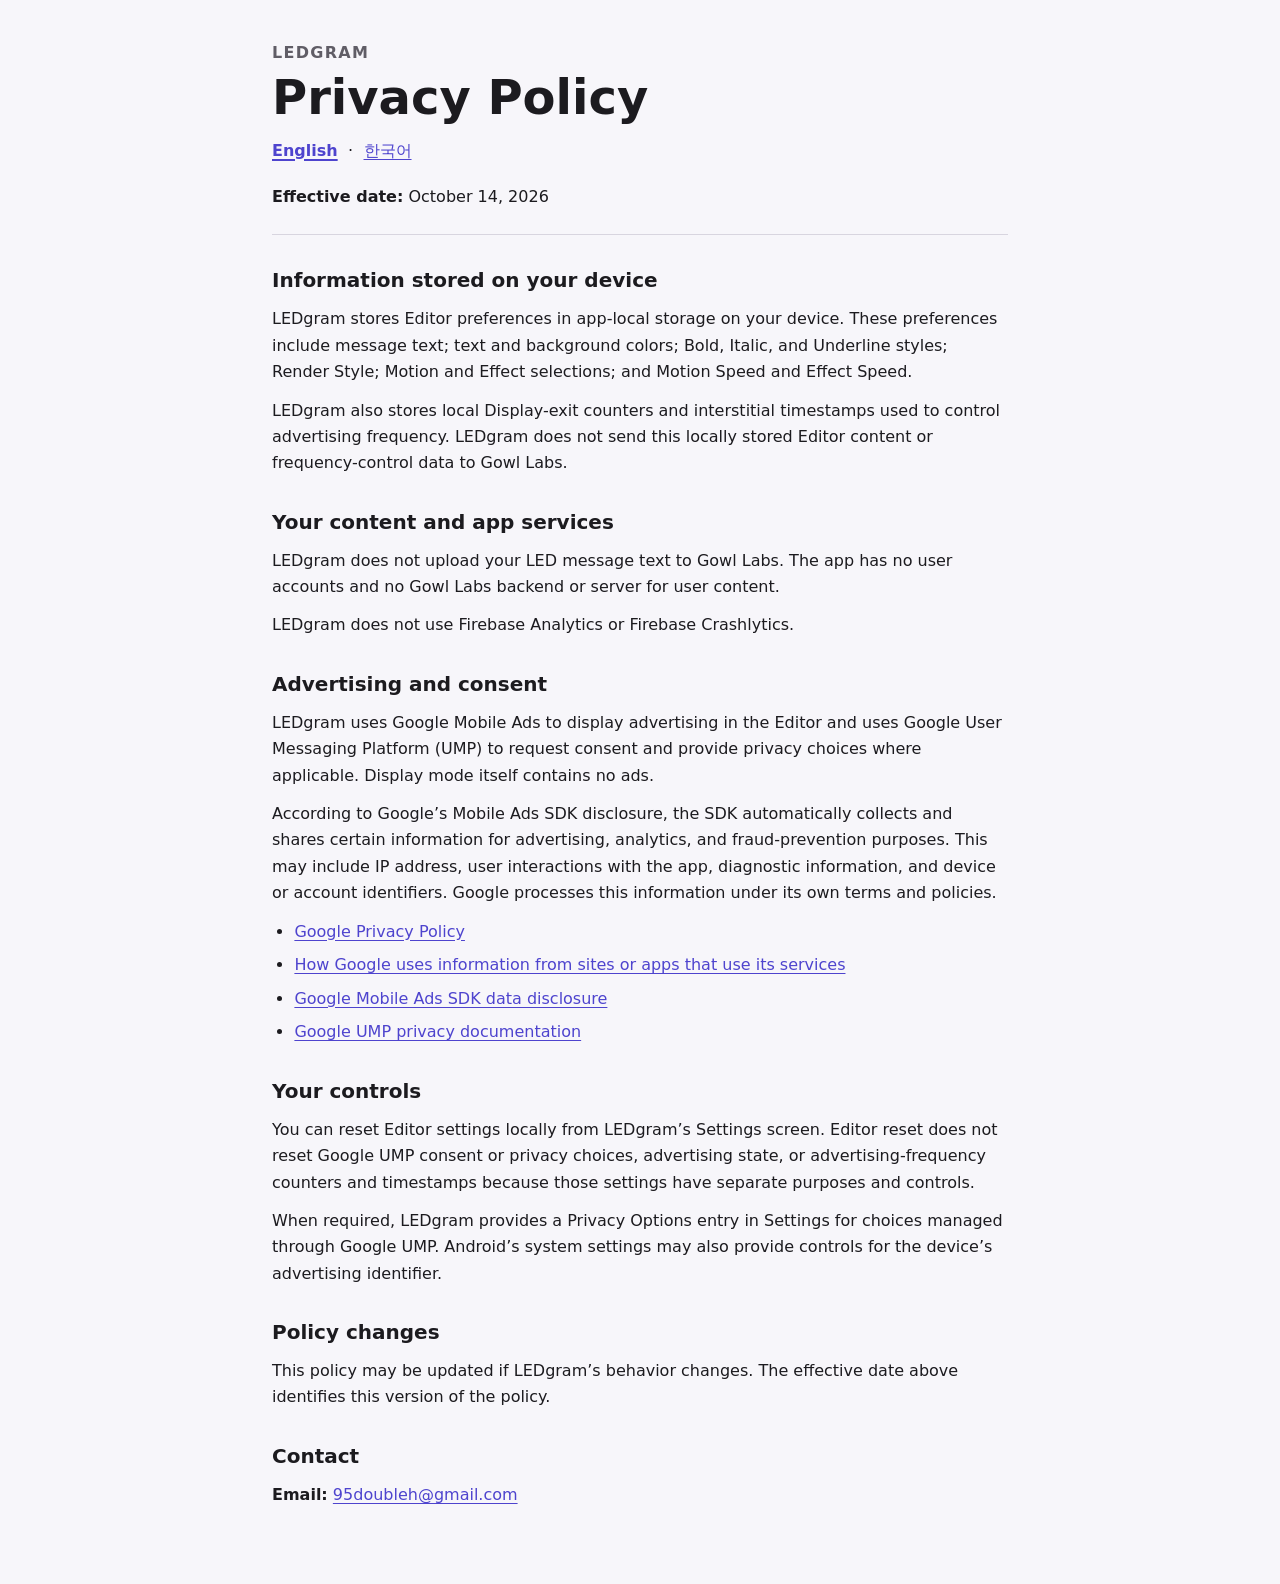
<file: docs/privacy/index.html>
<!doctype html>
<html lang="en">
<head>
  <meta charset="utf-8">
  <meta name="viewport" content="width=device-width, initial-scale=1">
  <meta name="description" content="Privacy Policy for the LEDgram Android app.">
  <title>LEDgram Privacy Policy</title>
  <link rel="alternate" hreflang="en" href="./">
  <link rel="alternate" hreflang="ko" href="ko.html">
  <link rel="stylesheet" href="styles.css">
</head>
<body>
  <main>
    <header>
      <p class="product">LEDgram</p>
      <h1>Privacy Policy</h1>
      <nav aria-label="Language">
        <a href="./" lang="en" aria-current="page">English</a>
        <span aria-hidden="true">·</span>
        <a href="ko.html" lang="ko">한국어</a>
      </nav>
      <p class="effective"><strong>Effective date:</strong> October 14, 2026</p>
    </header>

    <section>
      <h2>Information stored on your device</h2>
      <p>LEDgram stores Editor preferences in app-local storage on your device. These preferences include message text; text and background colors; Bold, Italic, and Underline styles; Render Style; Motion and Effect selections; and Motion Speed and Effect Speed.</p>
      <p>LEDgram also stores local Display-exit counters and interstitial timestamps used to control advertising frequency. LEDgram does not send this locally stored Editor content or frequency-control data to Gowl Labs.</p>
    </section>

    <section>
      <h2>Your content and app services</h2>
      <p>LEDgram does not upload your LED message text to Gowl Labs. The app has no user accounts and no Gowl Labs backend or server for user content.</p>
      <p>LEDgram does not use Firebase Analytics or Firebase Crashlytics.</p>
    </section>

    <section>
      <h2>Advertising and consent</h2>
      <p>LEDgram uses Google Mobile Ads to display advertising in the Editor and uses Google User Messaging Platform (UMP) to request consent and provide privacy choices where applicable. Display mode itself contains no ads.</p>
      <p>According to Google’s Mobile Ads SDK disclosure, the SDK automatically collects and shares certain information for advertising, analytics, and fraud-prevention purposes. This may include IP address, user interactions with the app, diagnostic information, and device or account identifiers. Google processes this information under its own terms and policies.</p>
      <ul>
        <li><a href="https://policies.google.com/privacy">Google Privacy Policy</a></li>
        <li><a href="https://policies.google.com/technologies/partner-sites">How Google uses information from sites or apps that use its services</a></li>
        <li><a href="https://developers.google.com/admob/android/privacy/play-data-disclosure">Google Mobile Ads SDK data disclosure</a></li>
        <li><a href="https://developers.google.com/admob/android/privacy">Google UMP privacy documentation</a></li>
      </ul>
    </section>

    <section>
      <h2>Your controls</h2>
      <p>You can reset Editor settings locally from LEDgram’s Settings screen. Editor reset does not reset Google UMP consent or privacy choices, advertising state, or advertising-frequency counters and timestamps because those settings have separate purposes and controls.</p>
      <p>When required, LEDgram provides a Privacy Options entry in Settings for choices managed through Google UMP. Android’s system settings may also provide controls for the device’s advertising identifier.</p>
    </section>

    <section>
      <h2>Policy changes</h2>
      <p>This policy may be updated if LEDgram’s behavior changes. The effective date above identifies this version of the policy.</p>
    </section>

    <section>
      <h2>Contact</h2>
      <p><strong>Email:</strong> <a href="mailto:95doubleh@gmail.com">95doubleh@gmail.com</a></p>
    </section>
  </main>
</body>
</html>
</file>
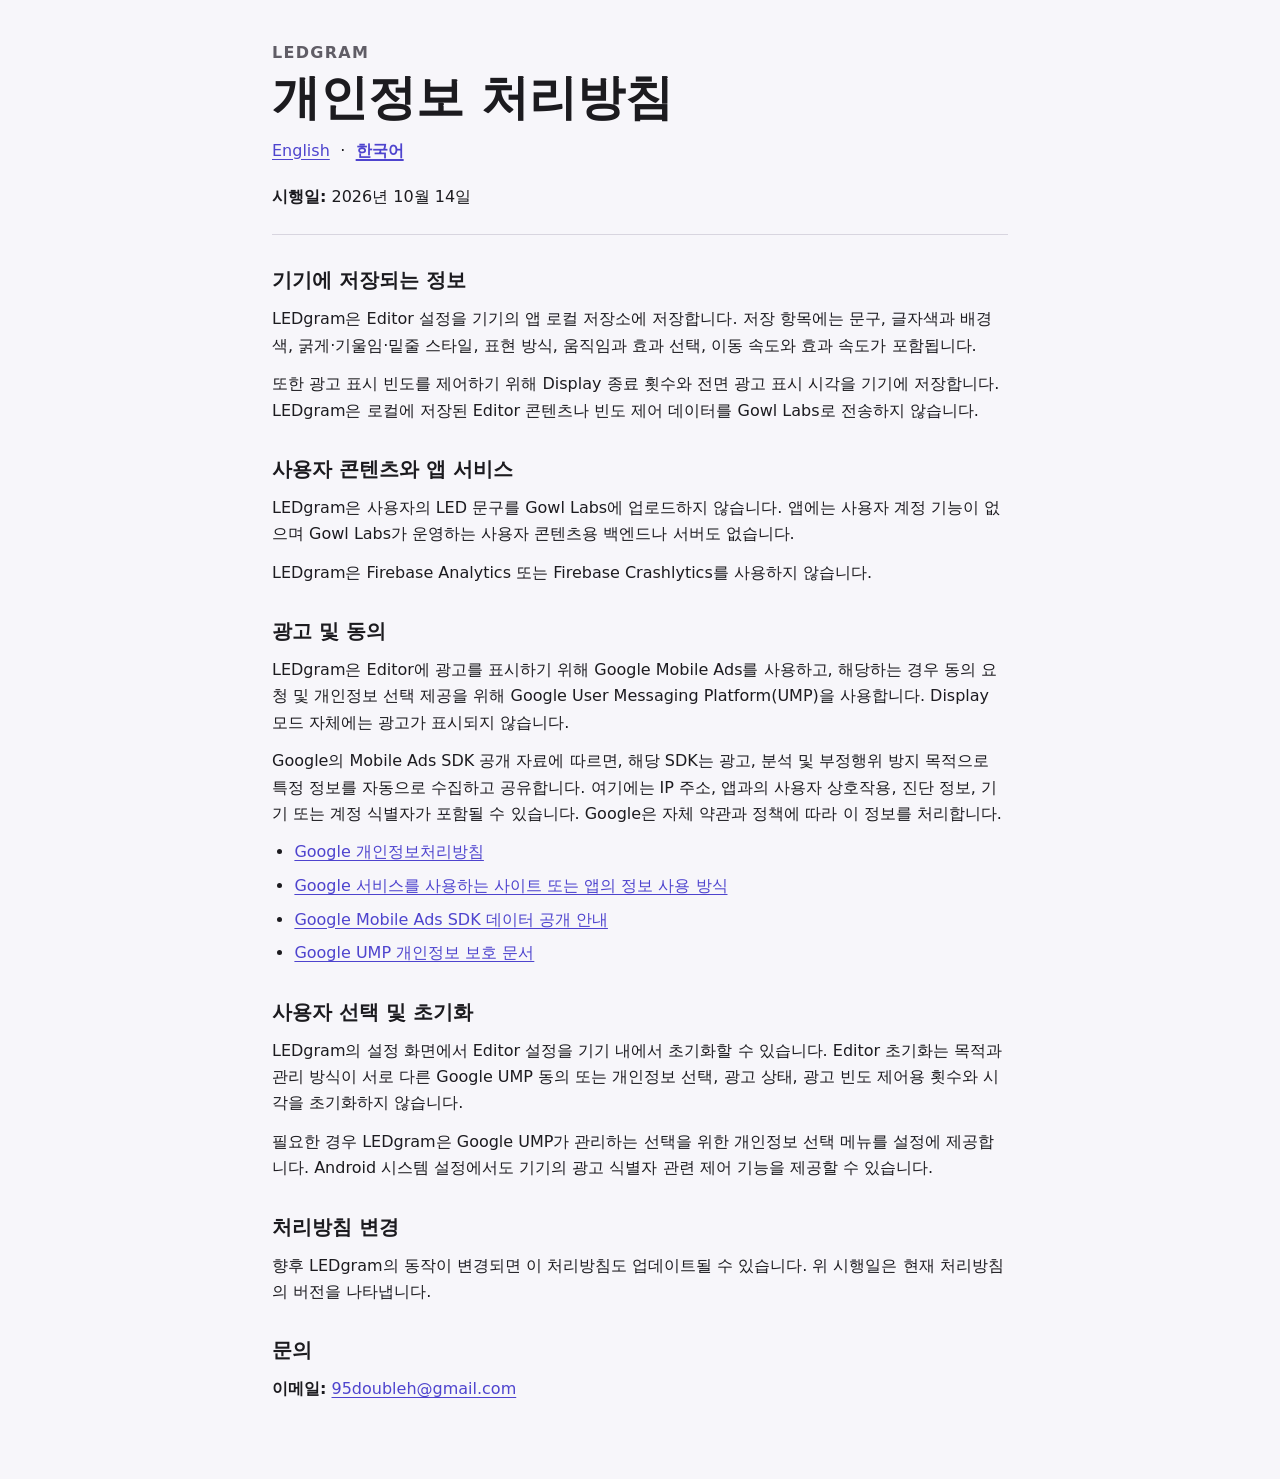
<file: docs/privacy/ko.html>
<!doctype html>
<html lang="ko">
<head>
  <meta charset="utf-8">
  <meta name="viewport" content="width=device-width, initial-scale=1">
  <meta name="description" content="LEDgram Android 앱 개인정보 처리방침입니다.">
  <title>LEDgram 개인정보 처리방침</title>
  <link rel="alternate" hreflang="en" href="./">
  <link rel="alternate" hreflang="ko" href="ko.html">
  <link rel="stylesheet" href="styles.css">
</head>
<body>
  <main>
    <header>
      <p class="product">LEDgram</p>
      <h1>개인정보 처리방침</h1>
      <nav aria-label="언어">
        <a href="./" lang="en">English</a>
        <span aria-hidden="true">·</span>
        <a href="ko.html" lang="ko" aria-current="page">한국어</a>
      </nav>
      <p class="effective"><strong>시행일:</strong> 2026년 10월 14일</p>
    </header>

    <section>
      <h2>기기에 저장되는 정보</h2>
      <p>LEDgram은 Editor 설정을 기기의 앱 로컬 저장소에 저장합니다. 저장 항목에는 문구, 글자색과 배경색, 굵게·기울임·밑줄 스타일, 표현 방식, 움직임과 효과 선택, 이동 속도와 효과 속도가 포함됩니다.</p>
      <p>또한 광고 표시 빈도를 제어하기 위해 Display 종료 횟수와 전면 광고 표시 시각을 기기에 저장합니다. LEDgram은 로컬에 저장된 Editor 콘텐츠나 빈도 제어 데이터를 Gowl Labs로 전송하지 않습니다.</p>
    </section>

    <section>
      <h2>사용자 콘텐츠와 앱 서비스</h2>
      <p>LEDgram은 사용자의 LED 문구를 Gowl Labs에 업로드하지 않습니다. 앱에는 사용자 계정 기능이 없으며 Gowl Labs가 운영하는 사용자 콘텐츠용 백엔드나 서버도 없습니다.</p>
      <p>LEDgram은 Firebase Analytics 또는 Firebase Crashlytics를 사용하지 않습니다.</p>
    </section>

    <section>
      <h2>광고 및 동의</h2>
      <p>LEDgram은 Editor에 광고를 표시하기 위해 Google Mobile Ads를 사용하고, 해당하는 경우 동의 요청 및 개인정보 선택 제공을 위해 Google User Messaging Platform(UMP)을 사용합니다. Display 모드 자체에는 광고가 표시되지 않습니다.</p>
      <p>Google의 Mobile Ads SDK 공개 자료에 따르면, 해당 SDK는 광고, 분석 및 부정행위 방지 목적으로 특정 정보를 자동으로 수집하고 공유합니다. 여기에는 IP 주소, 앱과의 사용자 상호작용, 진단 정보, 기기 또는 계정 식별자가 포함될 수 있습니다. Google은 자체 약관과 정책에 따라 이 정보를 처리합니다.</p>
      <ul>
        <li><a href="https://policies.google.com/privacy?hl=ko">Google 개인정보처리방침</a></li>
        <li><a href="https://policies.google.com/technologies/partner-sites?hl=ko">Google 서비스를 사용하는 사이트 또는 앱의 정보 사용 방식</a></li>
        <li><a href="https://developers.google.com/admob/android/privacy/play-data-disclosure?hl=ko">Google Mobile Ads SDK 데이터 공개 안내</a></li>
        <li><a href="https://developers.google.com/admob/android/privacy?hl=ko">Google UMP 개인정보 보호 문서</a></li>
      </ul>
    </section>

    <section>
      <h2>사용자 선택 및 초기화</h2>
      <p>LEDgram의 설정 화면에서 Editor 설정을 기기 내에서 초기화할 수 있습니다. Editor 초기화는 목적과 관리 방식이 서로 다른 Google UMP 동의 또는 개인정보 선택, 광고 상태, 광고 빈도 제어용 횟수와 시각을 초기화하지 않습니다.</p>
      <p>필요한 경우 LEDgram은 Google UMP가 관리하는 선택을 위한 개인정보 선택 메뉴를 설정에 제공합니다. Android 시스템 설정에서도 기기의 광고 식별자 관련 제어 기능을 제공할 수 있습니다.</p>
    </section>

    <section>
      <h2>처리방침 변경</h2>
      <p>향후 LEDgram의 동작이 변경되면 이 처리방침도 업데이트될 수 있습니다. 위 시행일은 현재 처리방침의 버전을 나타냅니다.</p>
    </section>

    <section>
      <h2>문의</h2>
      <p><strong>이메일:</strong> <a href="mailto:95doubleh@gmail.com">95doubleh@gmail.com</a></p>
    </section>
  </main>
</body>
</html>
</file>
<file: docs/privacy/styles.css>
:root {
  color-scheme: light dark;
  font-family: system-ui, -apple-system, BlinkMacSystemFont, "Segoe UI", sans-serif;
  line-height: 1.65;
  color: #1c1b1f;
  background: #f7f6fa;
}

* {
  box-sizing: border-box;
}

body {
  margin: 0;
}

main {
  width: min(100% - 2rem, 46rem);
  margin: 0 auto;
  padding: 2.5rem 0 4rem;
}

header {
  border-bottom: 1px solid #d8d5df;
  padding-bottom: 1.5rem;
}

.product {
  margin: 0;
  color: #605d66;
  font-weight: 700;
  letter-spacing: 0.08em;
  text-transform: uppercase;
}

h1 {
  margin: 0.25rem 0 0.5rem;
  font-size: clamp(2rem, 8vw, 3rem);
  line-height: 1.15;
}

h2 {
  margin: 2rem 0 0.5rem;
  font-size: 1.25rem;
  line-height: 1.35;
}

p,
ul {
  margin: 0.75rem 0;
}

ul {
  padding-left: 1.4rem;
}

li + li {
  margin-top: 0.45rem;
}

a {
  color: #4e44ce;
  text-underline-offset: 0.18em;
}

a:focus-visible {
  outline: 3px solid #e1a900;
  outline-offset: 3px;
}

nav {
  display: flex;
  gap: 0.65rem;
  align-items: center;
  margin: 0.75rem 0 1.25rem;
}

nav a[aria-current="page"] {
  font-weight: 700;
  text-decoration-thickness: 0.15em;
}

.effective {
  margin-bottom: 0;
}

.placeholder {
  border-left: 0.25rem solid #bc7900;
  padding: 0.75rem 1rem;
  background: #fff1d6;
  color: #3a2900;
}

@media (max-width: 30rem) {
  main {
    width: min(100% - 1.25rem, 46rem);
    padding-top: 1.5rem;
  }
}

@media (prefers-color-scheme: dark) {
  :root {
    color: #e7e1eb;
    background: #141217;
  }

  header {
    border-bottom-color: #49454f;
  }

  .product {
    color: #cac4d0;
  }

  a {
    color: #c9c2ff;
  }

  .placeholder {
    background: #3a2d0d;
    color: #ffe8ad;
  }
}
</file>
